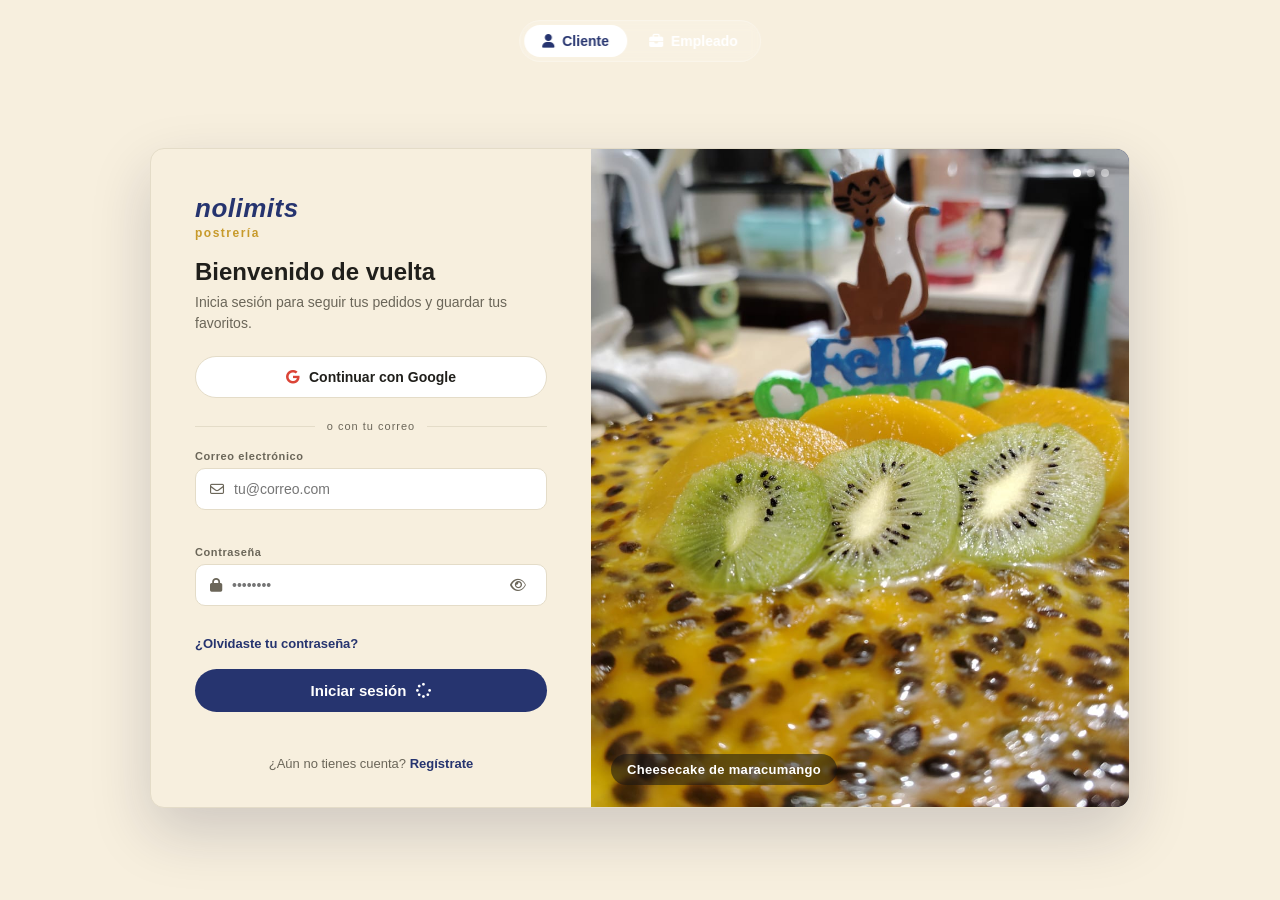
<file: index.html>
<!DOCTYPE html>
<html lang="es">
<head>
<meta charset="UTF-8">
<meta name="viewport" content="width=device-width, initial-scale=1.0">
<title>nolimits | Iniciar sesión</title>
<meta http-equiv="refresh" content="0; url=nolimits-login/index.html">
</head>
<body>
<p><a href="nolimits-login/index.html">Ir a iniciar sesión</a></p>
<script>window.location.replace("nolimits-login/index.html");</script>
</body>
</html>
</file>
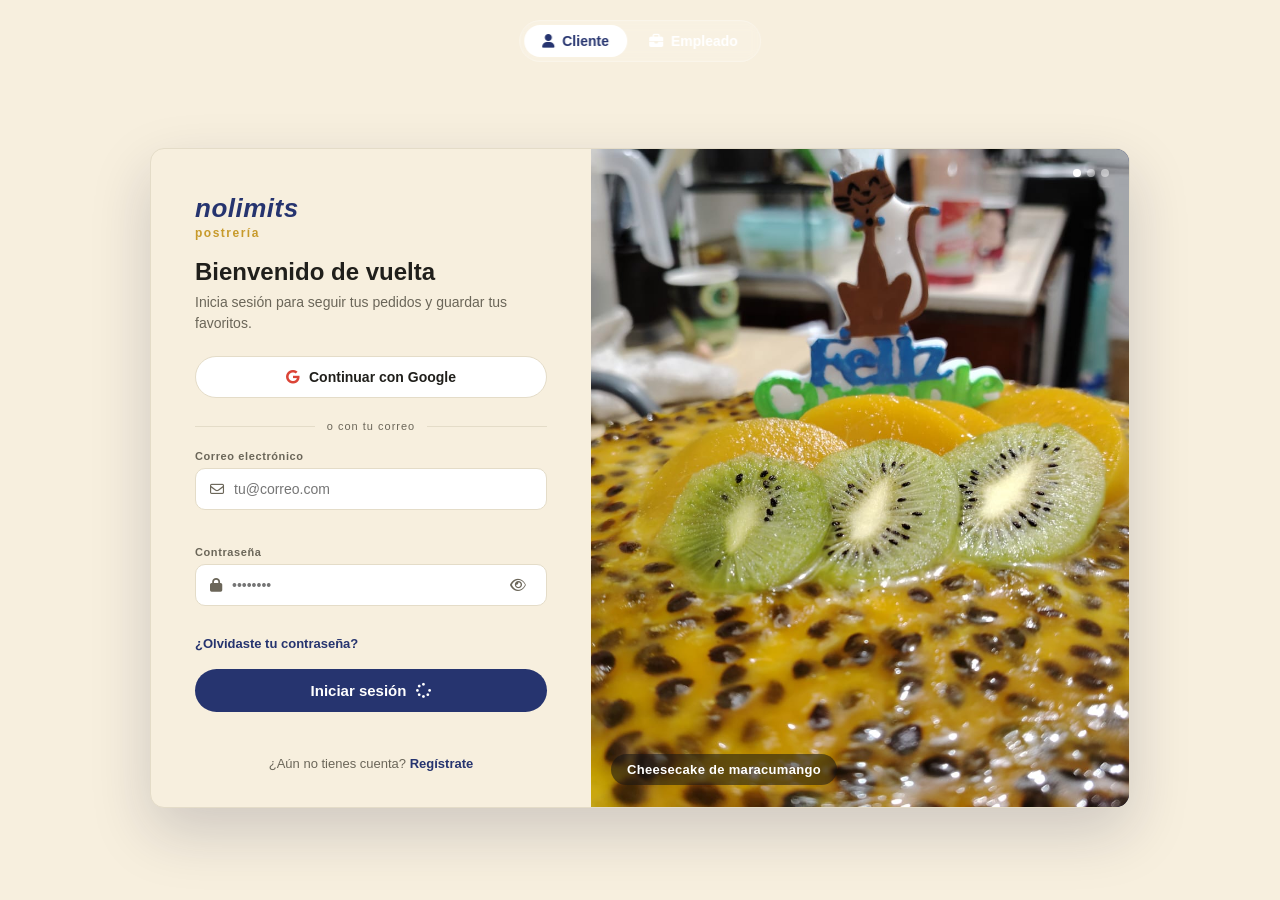
<file: nolimits-login/index.html>
<!DOCTYPE html>
<html lang="es">
<head>
<meta charset="UTF-8">
<meta name="viewport" content="width=device-width, initial-scale=1.0">
<title>nolimits | Iniciar sesión</title>

<!-- Font Awesome (fontawesome.com / cdnjs) -->
<link rel="stylesheet" href="https://cdnjs.cloudflare.com/ajax/libs/font-awesome/6.5.2/css/all.min.css">

<link rel="stylesheet" href="css/styles.css">
</head>
<body>

<!-- ============ SELECTOR DE PERFIL ============ -->
<div class="role-switch" role="tablist" aria-label="Tipo de acceso">
  <button type="button" class="role-switch__btn is-active" id="tabCliente" role="tab" aria-selected="true" aria-controls="panelCliente">
    <i class="fa-solid fa-user" aria-hidden="true"></i> Cliente
  </button>
  <button type="button" class="role-switch__btn" id="tabEmpleado" role="tab" aria-selected="false" aria-controls="panelEmpleado">
    <i class="fa-solid fa-briefcase" aria-hidden="true"></i> Empleado
  </button>
</div>

<!-- ============ PANEL CLIENTE ============ -->
<main class="screen screen--cliente is-active" id="panelCliente" role="tabpanel" aria-labelledby="tabCliente">
  <div class="cliente-card">

    <section class="cliente-form">
      <header class="brand">
        <h1 class="brand__name">nolimits</h1>
        <p class="brand__tag">postrería</p>
      </header>

      <h2 class="form-title">Bienvenido de vuelta</h2>
      <p class="form-subtitle">Inicia sesión para seguir tus pedidos y guardar tus favoritos.</p>

      <button type="button" class="btn btn--google" id="googleLoginBtn">
        <i class="fa-brands fa-google" aria-hidden="true"></i> Continuar con Google
      </button>

      <div class="divider"><span>o con tu correo</span></div>

      <form id="formCliente" novalidate>
        <div class="field">
          <label for="clienteEmail">Correo electrónico</label>
          <div class="input-wrap">
            <i class="fa-regular fa-envelope" aria-hidden="true"></i>
            <input type="email" id="clienteEmail" name="email" placeholder="tu@correo.com" autocomplete="email" required>
          </div>
          <p class="field-error" id="clienteEmailError" aria-live="polite"></p>
        </div>

        <div class="field">
          <label for="clientePassword">Contraseña</label>
          <div class="input-wrap">
            <i class="fa-solid fa-lock" aria-hidden="true"></i>
            <input type="password" id="clientePassword" name="password" placeholder="••••••••" autocomplete="current-password" required minlength="6">
            <button type="button" class="toggle-pwd" data-target="clientePassword" aria-label="Mostrar contraseña">
              <i class="fa-regular fa-eye" aria-hidden="true"></i>
            </button>
          </div>
          <p class="field-error" id="clientePasswordError" aria-live="polite"></p>
        </div>

        <button type="button" class="link-btn forgot-link" data-role="cliente">¿Olvidaste tu contraseña?</button>

        <button type="submit" class="btn btn--primary btn--full">
          <span class="btn-label">Iniciar sesión</span>
          <i class="fa-solid fa-spinner fa-spin btn-spinner" aria-hidden="true" hidden></i>
        </button>

        <p class="form-note" id="clienteFormNote" aria-live="polite"></p>
      </form>

      <p class="switch-line">¿Aún no tienes cuenta? <button type="button" class="link-btn" id="openRegister">Regístrate</button></p>
    </section>

    <aside class="cliente-showcase" aria-label="Vitrina de postres nolimits">
      <div class="showcase-slide is-active">
        <img src="assets/img/cheesecake-maracumango-1.jpeg" alt="Cheesecake de maracumango decorado con kiwi y durazno">
        <p class="showcase-caption">Cheesecake de maracumango</p>
      </div>
      <div class="showcase-slide">
        <img src="assets/img/cheesecake-frutos-rojos.jpeg" alt="Cheesecake cubierto con mermelada de frutos rojos">
        <p class="showcase-caption">Cheesecake de frutos rojos</p>
      </div>
      <div class="showcase-slide">
        <img src="assets/img/postre-limon.jpeg" alt="Porción de postre de limón con rodaja de limón fresca">
        <p class="showcase-caption">Postre de limón</p>
      </div>
      <div class="showcase-dots" id="showcaseDots"></div>
    </aside>

  </div>
</main>

<!-- ============ PANEL EMPLEADO ============ -->
<main class="screen screen--empleado" id="panelEmpleado" role="tabpanel" aria-labelledby="tabEmpleado" hidden>
  <div class="empleado-bg" aria-hidden="true">
    <img src="assets/img/cheesecake-maracumango-1.jpeg" alt="">
    <img src="assets/img/cheesecake-maracumango-2.jpeg" alt="">
    <img src="assets/img/cheesecake-frutos-rojos.jpeg" alt="">
    <img src="assets/img/postre-limon.jpeg" alt="">
  </div>
  <div class="empleado-card">
    <header class="brand">
      <h1 class="brand__name brand__name--empleado">nolimits</h1>
      <p class="brand__tag brand__tag--empleado">panel interno</p>
    </header>

    <h2 class="form-title">Acceso de empleados</h2>

    <form id="formEmpleado" novalidate>
      <div class="field">
        <label for="empleadoEmail">Correo corporativo</label>
        <div class="input-wrap">
          <i class="fa-regular fa-envelope" aria-hidden="true"></i>
          <input type="email" id="empleadoEmail" name="email" placeholder="nombre.apellido@nolimits.co" autocomplete="email" required>
        </div>
        <p class="field-error" id="empleadoEmailError" aria-live="polite"></p>
      </div>

      <div class="field">
        <label for="empleadoPassword">Contraseña</label>
        <div class="input-wrap">
          <i class="fa-solid fa-lock" aria-hidden="true"></i>
          <input type="password" id="empleadoPassword" name="password" placeholder="••••••••" autocomplete="current-password" required minlength="6">
          <button type="button" class="toggle-pwd" data-target="empleadoPassword" aria-label="Mostrar contraseña">
            <i class="fa-regular fa-eye" aria-hidden="true"></i>
          </button>
        </div>
        <p class="field-error" id="empleadoPasswordError" aria-live="polite"></p>
      </div>

      <button type="button" class="link-btn forgot-link" data-role="empleado">¿Olvidaste tu contraseña?</button>

      <button type="submit" class="btn btn--primary btn--full">
        <span class="btn-label">Iniciar sesión</span>
        <i class="fa-solid fa-spinner fa-spin btn-spinner" aria-hidden="true" hidden></i>
      </button>

      <p class="form-note" id="empleadoFormNote" aria-live="polite"></p>
    </form>
  </div>
</main>

<!-- ============ MODAL: RECUPERAR CONTRASEÑA ============ -->
<div class="modal-overlay" id="forgotModal" hidden>
  <div class="modal" role="dialog" aria-modal="true" aria-labelledby="forgotTitle">
    <button type="button" class="modal-close" id="closeForgotModal" aria-label="Cerrar">
      <i class="fa-solid fa-xmark" aria-hidden="true"></i>
    </button>
    <i class="fa-solid fa-unlock-keyhole modal-icon" aria-hidden="true"></i>
    <h3 id="forgotTitle">Recuperar contraseña</h3>
    <p class="modal-text">Escribe tu correo y te enviaremos instrucciones para restablecerla.</p>
    <form id="formForgot" novalidate>
      <div class="field">
        <label for="forgotEmail">Correo electrónico</label>
        <div class="input-wrap">
          <i class="fa-regular fa-envelope" aria-hidden="true"></i>
          <input type="email" id="forgotEmail" name="email" placeholder="tu@correo.com" required>
        </div>
        <p class="field-error" id="forgotEmailError" aria-live="polite"></p>
      </div>
      <button type="submit" class="btn btn--primary btn--full">Enviar instrucciones</button>
      <p class="form-note" id="forgotFormNote" aria-live="polite"></p>
    </form>
  </div>
</div>

<!-- ============ MODAL: REGISTRO CLIENTE ============ -->
<div class="modal-overlay" id="registerModal" hidden>
  <div class="modal" role="dialog" aria-modal="true" aria-labelledby="registerTitle">
    <button type="button" class="modal-close" id="closeRegisterModal" aria-label="Cerrar">
      <i class="fa-solid fa-xmark" aria-hidden="true"></i>
    </button>
    <i class="fa-solid fa-cake-candles modal-icon" aria-hidden="true"></i>
    <h3 id="registerTitle">Crea tu cuenta nolimits</h3>
    <p class="modal-text">Regístrate para hacer pedidos y guardar tus postres favoritos.</p>
    <form id="formRegister" novalidate>
      <div class="field">
        <label for="registerName">Nombre completo</label>
        <div class="input-wrap">
          <i class="fa-regular fa-user" aria-hidden="true"></i>
          <input type="text" id="registerName" name="name" placeholder="Tu nombre" required>
        </div>
        <p class="field-error" id="registerNameError" aria-live="polite"></p>
      </div>
      <div class="field">
        <label for="registerEmail">Correo electrónico</label>
        <div class="input-wrap">
          <i class="fa-regular fa-envelope" aria-hidden="true"></i>
          <input type="email" id="registerEmail" name="email" placeholder="tu@correo.com" required>
        </div>
        <p class="field-error" id="registerEmailError" aria-live="polite"></p>
      </div>
      <div class="field">
        <label for="registerPassword">Contraseña</label>
        <div class="input-wrap">
          <i class="fa-solid fa-lock" aria-hidden="true"></i>
          <input type="password" id="registerPassword" name="password" placeholder="Mínimo 6 caracteres" required minlength="6">
          <button type="button" class="toggle-pwd" data-target="registerPassword" aria-label="Mostrar contraseña">
            <i class="fa-regular fa-eye" aria-hidden="true"></i>
          </button>
        </div>
        <p class="field-error" id="registerPasswordError" aria-live="polite"></p>
      </div>
      <button type="submit" class="btn btn--primary btn--full">Crear cuenta</button>
      <p class="form-note" id="registerFormNote" aria-live="polite"></p>
    </form>
  </div>
</div>

<!-- ============ TOASTS ============ -->
<div class="toast" id="toast" role="status" aria-live="polite" hidden></div>

<script src="../Script.js"></script>
<script src="js/script.js"></script>
</body>
</html>
</file>
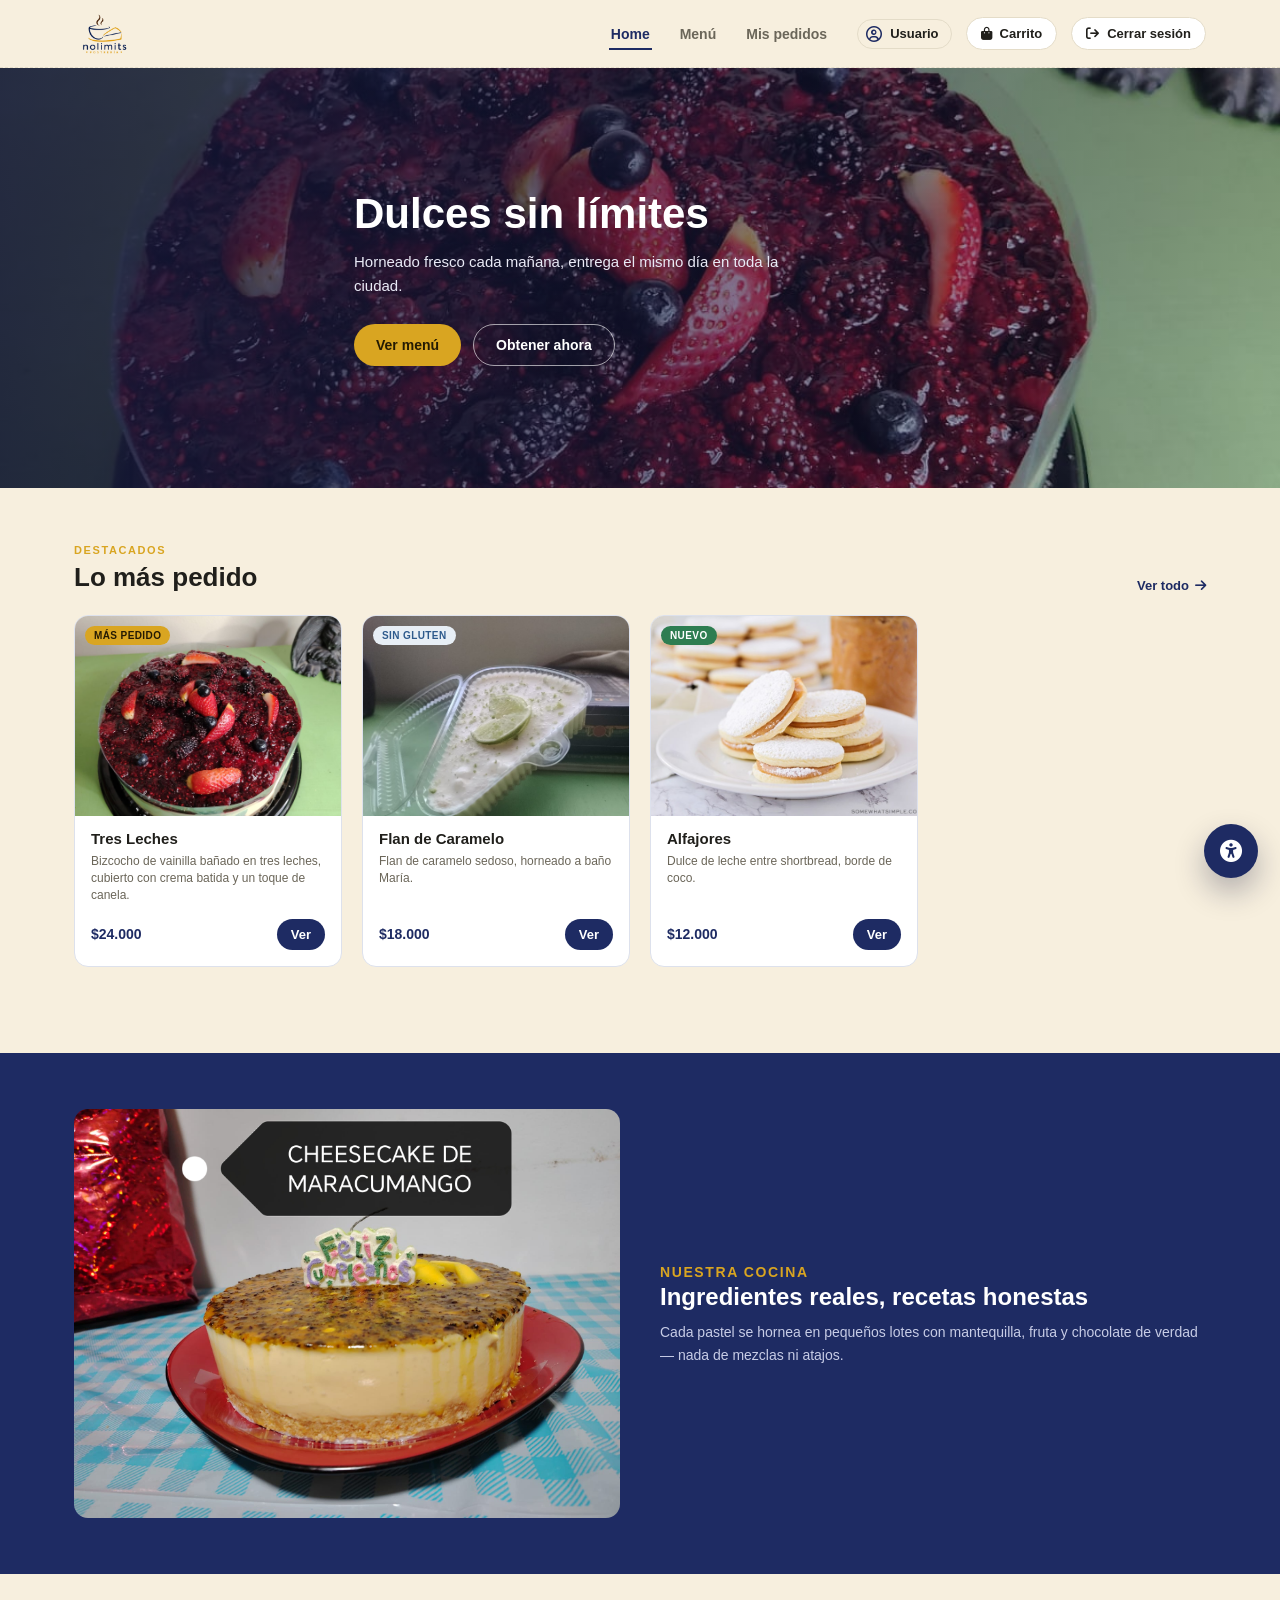
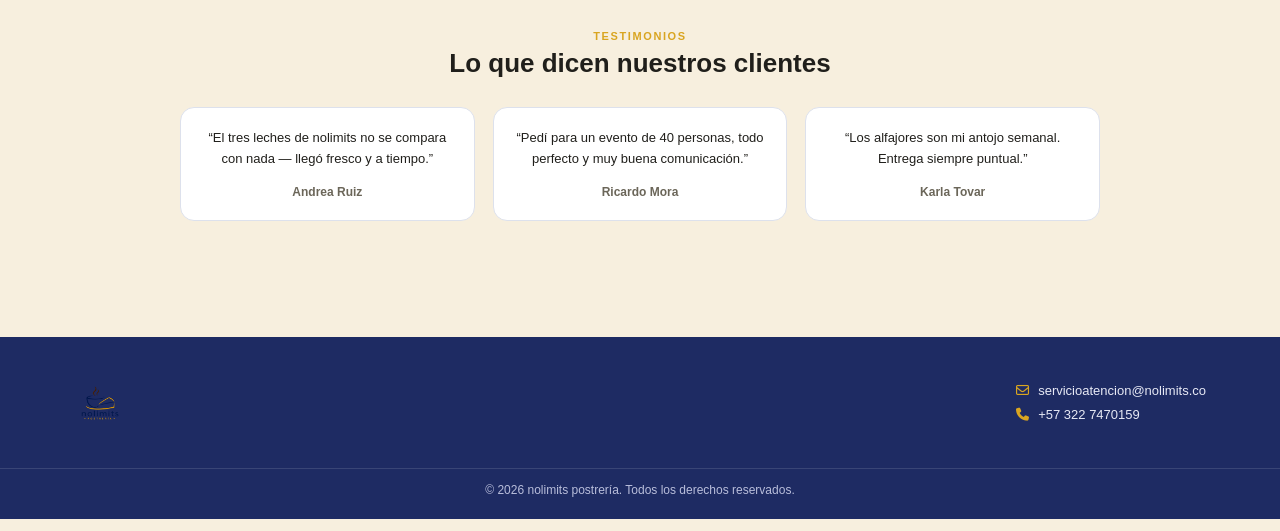
<file: nolimitsInterfazCliente/nolimits/index.html>
<!DOCTYPE html>
<html lang="es">
<head>
<meta charset="UTF-8">
<meta name="viewport" content="width=device-width, initial-scale=1.0">
<title>nolimits Postrería | Dulces sin límites</title>
<link rel="icon" href="assets/img/logo.png">
<link rel="stylesheet" href="https://cdnjs.cloudflare.com/ajax/libs/font-awesome/6.5.2/css/all.min.css">
<link rel="stylesheet" href="css/style.css">
</head>
<body>

<header id="site-navbar" class="navbar"></header>

<main id="app"></main>

<div class="toast" id="toast" hidden></div>

<footer id="site-footer" class="site-footer"></footer>

<script src="../../Script.js"></script>
<script src="js/app.js"></script>
</body>
</html>
</file>
<file: nolimits-login/css/styles.css>
:root{
  --navy: #26346F;
  --navy-dark: #182056;
  --cream: #F7EFDE;
  --gold: #C79A2B;
  --ink: #201F1B;
  --ink-soft: #6B6659;
  --line: #E4DCC8;
  --line-cool: #D8DCE8;
  --error: #C1442B;
  --success: #2E7D51;
  --radius: 14px;
  --shadow-card: 0 24px 60px rgba(20, 24, 60, 0.18);
}

*{ box-sizing: border-box; }

html, body{
  margin: 0;
  padding: 0;
  height: 100%;
}

body{
  font-family: Arial, Helvetica, sans-serif;
  color: var(--ink);
  background: var(--navy);
  min-height: 100vh;
}

button{ font-family: inherit; }

.role-switch{
  position: fixed;
  top: 20px;
  left: 50%;
  transform: translateX(-50%);
  z-index: 40;
  display: flex;
  gap: 4px;
  background: rgba(255,255,255,0.14);
  border: 1px solid rgba(255,255,255,0.25);
  padding: 4px;
  border-radius: 999px;
  backdrop-filter: blur(6px);
}

.role-switch__btn{
  border: none;
  background: transparent;
  color: #fff;
  padding: 8px 18px;
  border-radius: 999px;
  font-size: 14px;
  font-weight: bold;
  cursor: pointer;
  display: flex;
  align-items: center;
  gap: 8px;
  transition: background 0.2s ease, color 0.2s ease;
}

.role-switch__btn:hover{ background: rgba(255,255,255,0.16); }

.role-switch__btn.is-active{
  background: #fff;
  color: var(--navy);
}

.role-switch__btn:focus-visible{
  outline: 2px solid #fff;
  outline-offset: 2px;
}

.screen{
  min-height: 100vh;
  width: 100%;
  display: none;
  align-items: center;
  justify-content: center;
  padding: 96px 20px 40px;
}

.screen.is-active{ display: flex; }

.brand__name{
  margin: 0;
  font-size: 26px;
  font-style: italic;
  font-weight: bold;
  color: var(--navy);
  letter-spacing: 0.5px;
}

.brand__tag{
  margin: 2px 0 18px;
  font-size: 12px;
  font-weight: bold;
  letter-spacing: 1.5px;
  color: var(--gold);
  text-transform: lowercase;
}

.brand__name--empleado{ color: #fff; }
.brand__tag--empleado{ color: #E8C766; }


.screen--cliente{ background: var(--cream); }

.cliente-card{
  width: 100%;
  max-width: 980px;
  min-height: 560px;
  background: var(--cream);
  border: 1px solid var(--line);
  border-radius: var(--radius);
  box-shadow: var(--shadow-card);
  display: grid;
  grid-template-columns: minmax(320px, 440px) 1fr;
  overflow: hidden;
}

.cliente-form{
  padding: 44px 44px 36px;
  display: flex;
  flex-direction: column;
}

.form-title{
  margin: 0 0 6px;
  font-size: 24px;
  font-weight: bold;
}

.form-subtitle{
  margin: 0 0 22px;
  font-size: 14px;
  color: var(--ink-soft);
  line-height: 1.5;
}


.btn--google{
  width: 100%;
  background: #fff;
  border: 1px solid var(--line);
  color: var(--ink);
  padding: 12px 16px;
  border-radius: 999px;
  font-size: 14px;
  font-weight: bold;
  display: flex;
  align-items: center;
  justify-content: center;
  gap: 10px;
  cursor: pointer;
  transition: border-color 0.15s ease, background 0.15s ease;
}

.btn--google:hover{ background: #FBF8F1; border-color: #cfc4a4; }
.btn--google i{ color: #DB4437; }

.divider{
  display: flex;
  align-items: center;
  gap: 12px;
  margin: 22px 0 18px;
  font-size: 11px;
  letter-spacing: 1px;
  color: var(--ink-soft);
}

.divider::before, .divider::after{
  content: "";
  flex: 1;
  height: 1px;
  background: var(--line);
}


.field{ margin-bottom: 16px; }

.field label{
  display: block;
  font-size: 11px;
  font-weight: bold;
  letter-spacing: 0.6px;
  color: var(--ink-soft);
  margin-bottom: 6px;
}

.input-wrap{
  display: flex;
  align-items: center;
  gap: 10px;
  background: #fff;
  border: 1px solid var(--line);
  border-radius: 10px;
  padding: 0 14px;
  transition: border-color 0.15s ease, box-shadow 0.15s ease;
}

.screen--empleado .input-wrap{ border-color: var(--line-cool); }

.input-wrap:focus-within{
  border-color: var(--navy);
  box-shadow: 0 0 0 3px rgba(38,52,111,0.12);
}

.input-wrap i{ color: var(--ink-soft); font-size: 14px; flex: 0 0 auto; }

.input-wrap input{
  border: none;
  outline: none;
  flex: 1;
  padding: 12px 0;
  font-size: 14px;
  font-family: inherit;
  color: var(--ink);
  background: transparent;
  min-width: 0;
}

.field.has-error .input-wrap{
  border-color: var(--error);
}

.field.has-error .input-wrap:focus-within{
  box-shadow: 0 0 0 3px rgba(193,68,43,0.14);
}

.field-error{
  margin: 6px 0 0;
  font-size: 12px;
  color: var(--error);
  min-height: 14px;
}

.toggle-pwd{
  border: none;
  background: transparent;
  color: var(--ink-soft);
  cursor: pointer;
  padding: 6px;
  display: flex;
}

.toggle-pwd:hover{ color: var(--ink); }


.link-btn{
  border: none;
  background: none;
  color: var(--navy);
  font-size: 13px;
  font-weight: bold;
  cursor: pointer;
  padding: 0;
  text-decoration: none;
}

.link-btn:hover{ text-decoration: underline; }

.forgot-link{
  display: block;
  text-align: right;
  margin: -6px 0 18px;
}


.btn--primary{
  background: var(--navy);
  color: #fff;
  border: none;
  border-radius: 999px;
  font-size: 15px;
  font-weight: bold;
  padding: 13px 20px;
  cursor: pointer;
  display: flex;
  align-items: center;
  justify-content: center;
  gap: 10px;
  transition: background 0.15s ease, transform 0.05s ease;
}

.btn--primary:hover{ background: var(--navy-dark); }
.btn--primary:active{ transform: translateY(1px); }
.btn--primary:disabled{ opacity: 0.7; cursor: progress; }

.btn--full{ width: 100%; }

.form-note{
  margin: 14px 0 0;
  font-size: 13px;
  text-align: center;
  min-height: 16px;
}

.form-note.is-success{ color: var(--success); }
.form-note.is-error{ color: var(--error); }

.switch-line{
  margin: 14px 0 0;
  font-size: 13px;
  color: var(--ink-soft);
  text-align: center;
}


.cliente-showcase{
  position: relative;
  background: var(--navy);
  overflow: hidden;
}

.showcase-slide{
  position: absolute;
  inset: 0;
  opacity: 0;
  transition: opacity 0.6s ease;
}

.showcase-slide.is-active{ opacity: 1; }

.showcase-slide img{
  width: 100%;
  height: 100%;
  object-fit: cover;
  display: block;
}

.showcase-caption{
  position: absolute;
  left: 20px;
  bottom: 22px;
  margin: 0;
  color: #fff;
  background: rgba(20, 20, 20, 0.55);
  padding: 8px 16px;
  border-radius: 999px;
  font-size: 13px;
  font-weight: bold;
  letter-spacing: 0.3px;
}

.showcase-dots{
  position: absolute;
  top: 20px;
  right: 20px;
  display: flex;
  gap: 6px;
  z-index: 2;
}

.showcase-dots button{
  width: 8px;
  height: 8px;
  border-radius: 50%;
  border: none;
  background: rgba(255,255,255,0.45);
  cursor: pointer;
  padding: 0;
}

.showcase-dots button.is-active{ background: #fff; }


.screen--empleado{
  position: relative;
  overflow: hidden;
  background: linear-gradient(160deg, var(--navy) 0%, var(--navy-dark) 100%);
}


.empleado-bg{
  position: absolute;
  inset: 0;
  z-index: 0;
  display: grid;
  grid-template-columns: 1fr 1fr;
  grid-template-rows: 1fr 1fr;
}

.empleado-bg img{
  width: 100%;
  height: 100%;
  object-fit: cover;
  display: block;
  opacity: 0.4;
  filter: saturate(0.7);
}

.empleado-bg::after{
  content: "";
  position: absolute;
  inset: 0;
  background: linear-gradient(160deg, rgba(38,52,111,0.86) 0%, rgba(24,32,86,0.92) 100%);
}

.empleado-card{
  position: relative;
  z-index: 1;
  width: 100%;
  max-width: 440px;
  background: #fff;
  border-radius: var(--radius);
  box-shadow: var(--shadow-card);
  padding: 44px 40px 36px;
}

.screen--empleado .brand__name{ color: var(--navy); }
.screen--empleado .brand__tag{ color: var(--gold); }
.screen--empleado .btn--primary{ background: var(--navy); }
.screen--empleado .btn--primary:hover{ background: var(--navy-dark); }


.modal-overlay{
  position: fixed;
  inset: 0;
  background: rgba(15, 18, 40, 0.55);
  display: flex;
  align-items: center;
  justify-content: center;
  padding: 20px;
  z-index: 100;
}

.modal-overlay[hidden]{ display: none; }

.modal{
  position: relative;
  width: 100%;
  max-width: 400px;
  background: #fff;
  border-radius: var(--radius);
  padding: 34px 30px 28px;
  box-shadow: 0 30px 70px rgba(0,0,0,0.35);
  text-align: center;
}

.modal-icon{
  font-size: 26px;
  color: var(--navy);
  margin-bottom: 10px;
}

.modal h3{
  margin: 0 0 8px;
  font-size: 19px;
}

.modal-text{
  margin: 0 0 20px;
  font-size: 13px;
  color: var(--ink-soft);
  line-height: 1.5;
}

.modal .field{ text-align: left; }

.modal-close{
  position: absolute;
  top: 14px;
  right: 14px;
  border: none;
  background: #F1EEE4;
  color: var(--ink-soft);
  width: 30px;
  height: 30px;
  border-radius: 50%;
  cursor: pointer;
}

.modal-close:hover{ background: #E4DCC8; color: var(--ink); }


.toast{
  position: fixed;
  bottom: 26px;
  left: 50%;
  transform: translateX(-50%);
  background: var(--ink);
  color: #fff;
  padding: 12px 22px;
  border-radius: 999px;
  font-size: 13px;
  font-weight: bold;
  display: flex;
  align-items: center;
  gap: 8px;
  z-index: 200;
  box-shadow: 0 12px 30px rgba(0,0,0,0.25);
}

.toast[hidden]{ display: none; }
.toast.is-success i{ color: #7FE3A6; }
.toast.is-error i{ color: #F4A08A; }


a:focus-visible,
button:focus-visible,
input:focus-visible{
  outline: 2px solid var(--navy);
  outline-offset: 2px;
}

@media (prefers-reduced-motion: reduce){
  *{ transition: none !important; animation: none !important; }
}


@media (max-width: 860px){
  .cliente-card{
    grid-template-columns: 1fr;
    max-width: 460px;
  }
  .cliente-showcase{ order: -1; height: 220px; }
  .cliente-form{ padding: 34px 28px 30px; }
}

@media (max-width: 480px){
  .screen{ padding: 84px 14px 30px; }
  .role-switch{ top: 14px; }
  .role-switch__btn{ padding: 7px 14px; font-size: 13px; }
  .empleado-card{ padding: 34px 24px 28px; }
  .cliente-form{ padding: 28px 20px 26px; }
}
</file>
<file: nolimitsInterfazCliente/nolimits/css/style.css>
/* =========================================================
   nolimits — Hoja de estilos única
   Tokens de color (tomados del logo):
     --navy   #1E2B63  marca / texto fuerte / botones primarios
     --navy-d #141C45  hover / degradados
     --gold   #D9A521  acento "postrería" / badges
     --brown  #4A2E22  detalle vapor del logo (uso puntual)
     --cream  #F7EFDE  fondo general
     --ink    #201F1B  texto principal
     --ink-soft #6B6659 texto secundario
     --line   #E4DCC8  bordes sobre crema
     --line-cool #DDE1EC bordes sobre blanco
     --error  #C1442B
     --success #2E7D51
   Tipografía: Arial (única familia, requerida por el cliente)
   ========================================================= */

:root{
  --navy: #1E2B63;
  --navy-d: #141C45;
  --gold: #D9A521;
  --brown: #4A2E22;
  --cream: #F7EFDE;
  --ink: #201F1B;
  --ink-soft: #6B6659;
  --line: #E4DCC8;
  --line-cool: #DDE1EC;
  --error: #C1442B;
  --success: #2E7D51;
  --radius: 14px;
  --radius-sm: 8px;
  --shadow: 0 18px 40px rgba(20,24,60,0.12);
  --nav-h: 68px;
}

*{ box-sizing: border-box; }
html, body{ margin:0; padding:0; }

html{ scroll-behavior: smooth; }

body{
  font-family: Arial, Helvetica, sans-serif;
  color: var(--ink);
  background: var(--cream);
  min-height: 100vh;
  padding-top: var(--nav-h);
}

img{ max-width: 100%; display: block; }
a{ color: inherit; }
button{ font-family: inherit; cursor: pointer; }

.container{
  width: 100%;
  max-width: 1180px;
  margin: 0 auto;
  padding: 0 24px;
}

/* ---------------------------------------------------------
   NAVBAR (todas las páginas)
--------------------------------------------------------- */
.navbar{
  position: fixed;
  top: 0; left: 0; right: 0;
  height: var(--nav-h);
  background: var(--cream);
  border-bottom: 1px dashed var(--line);
  z-index: 500;
}

.navbar__inner{
  max-width: 1180px;
  margin: 0 auto;
  height: 100%;
  padding: 0 24px;
  display: flex;
  align-items: center;
  gap: 28px;
}

.navbar__brand{
  display: flex;
  align-items: center;
  gap: 4px;
  text-decoration: none;
  margin-right: auto;
}

.navbar__logo{ height: 40px; width: auto; }

.navbar__links{
  display: flex;
  align-items: center;
  gap: 26px;
  list-style: none;
  margin: 0;
  padding: 0;
}

.navbar__links a{
  text-decoration: none;
  font-size: 14px;
  color: var(--ink-soft);
  font-weight: bold;
  padding: 6px 2px;
  border-bottom: 2px solid transparent;
  cursor: pointer;
}

.navbar__links a:hover{ color: var(--ink); }

.navbar__links a.is-active{
  color: var(--navy);
  border-bottom-color: var(--navy);
}

.navbar__actions{
  display: flex;
  align-items: center;
  gap: 14px;
}

.navbar__user{
  display: flex;
  align-items: center;
  gap: 8px;
  text-decoration: none;
  background: transparent;
  border: 1px solid var(--line);
  padding: 6px 12px 6px 8px;
  border-radius: 999px;
  font-size: 13px;
  font-weight: bold;
  color: var(--ink);
  cursor: pointer;
}

.navbar__user:hover{ border-color: var(--navy); }

.navbar__user i{
  font-size: 16px;
  color: var(--navy);
}

.navbar__logout{ font-family: inherit; }
.navbar__logout:hover{ border-color: var(--navy); }

.navbar__cart,
.navbar__logout{
  display: flex;
  align-items: center;
  gap: 8px;
  background: #fff;
  border: 1px solid var(--line);
  padding: 8px 14px;
  border-radius: 999px;
  font-size: 13px;
  font-weight: bold;
  text-decoration: none;
  color: var(--ink);
  cursor: pointer;
}

.navbar__cart:hover{ border-color: var(--navy); }

.navbar__cart-badge{
  background: var(--gold);
  color: #fff;
  font-size: 11px;
  font-weight: bold;
  min-width: 18px;
  height: 18px;
  border-radius: 999px;
  display: flex;
  align-items: center;
  justify-content: center;
  padding: 0 4px;
}

.navbar__cart-badge[hidden]{ display: none; }

.navbar__toggle{
  display: none;
  border: none;
  background: none;
  font-size: 20px;
  color: var(--navy);
}

@media (max-width: 760px){
  .navbar__links{ display: none; }
  .navbar__toggle{ display: block; }
}

/* ---------------------------------------------------------
   Botones genéricos
--------------------------------------------------------- */
.btn{
  border: none;
  border-radius: 999px;
  font-size: 14px;
  font-weight: bold;
  padding: 12px 22px;
  display: inline-flex;
  align-items: center;
  justify-content: center;
  gap: 8px;
  text-decoration: none;
  transition: background 0.15s ease, transform 0.05s ease, border-color .15s ease;
}
.btn:active{ transform: translateY(1px); }

.btn--primary{ background: var(--gold); color: #241a03; }
.btn--primary:hover{ background: #C4941C; }

.btn--outline{ background: transparent; color: var(--ink); border: 1px solid var(--line); }
.btn--outline:hover{ border-color: var(--ink); }

.btn--navy{ background: var(--navy); color: #fff; }
.btn--navy:hover{ background: var(--navy-d); }

.btn--full{ width: 100%; }
.btn--sm{ padding: 8px 14px; font-size: 13px; }

.btn:disabled{ opacity: .55; cursor: not-allowed; }

/* ---------------------------------------------------------
   Badges de producto
--------------------------------------------------------- */
.badge{
  display: inline-block;
  font-size: 10px;
  font-weight: bold;
  letter-spacing: 0.4px;
  padding: 4px 9px;
  border-radius: 999px;
  background: var(--gold);
  color: #241a03;
}
.badge--nuevo{ background: #2E7D51; color: #fff; }
.badge--temporada{ background: #7A4FBF; color: #fff; }
.badge--gluten{ background: #E7EEF5; color: #2E5A8C; }

/* ---------------------------------------------------------
   Eyebrow / etiquetas de sección
--------------------------------------------------------- */
.eyebrow{
  font-size: 11px;
  font-weight: bold;
  letter-spacing: 1.6px;
  text-transform: uppercase;
  color: var(--gold);
  margin: 0 0 6px;
}

/* ---------------------------------------------------------
   Toast
--------------------------------------------------------- */
.toast{
  position: fixed;
  bottom: 26px;
  left: 50%;
  transform: translateX(-50%);
  background: var(--ink);
  color: #fff;
  padding: 12px 22px;
  border-radius: 999px;
  font-size: 13px;
  font-weight: bold;
  display: flex;
  align-items: center;
  gap: 8px;
  z-index: 900;
  box-shadow: 0 12px 30px rgba(0,0,0,0.25);
}
.toast[hidden]{ display: none; }
.toast.is-error{ background: var(--error); }

/* ---------------------------------------------------------
   FOOTER (todas las páginas)
--------------------------------------------------------- */
.site-footer{
  background: var(--navy);
  color: #E7E9F5;
  margin-top: 60px;
}

.site-footer__inner{
  max-width: 1180px;
  margin: 0 auto;
  padding: 42px 24px 28px;
  display: flex;
  flex-wrap: wrap;
  justify-content: space-between;
  gap: 24px;
}

.site-footer__brand{ display: flex; align-items: center; gap: 10px; }
.site-footer__brand img{ height: 34px; }
.site-footer__brand span{ font-size: 11px; letter-spacing: 1.6px; color: var(--gold); text-transform: uppercase; }

.site-footer__contact{ font-size: 13px; line-height: 1.9; }
.site-footer__contact a{ color: #E7E9F5; text-decoration: none; }
.site-footer__contact a:hover{ text-decoration: underline; }
.site-footer__contact i{ width: 16px; color: var(--gold); margin-right: 6px; }

.site-footer__bottom{
  border-top: 1px solid rgba(255,255,255,0.12);
  text-align: center;
  font-size: 12px;
  color: #B9BEDB;
  padding: 14px 24px 22px;
}

/* ---------------------------------------------------------
   WIDGET DE ACCESIBILIDAD (todas las páginas)
--------------------------------------------------------- */
.a11y-fab{
  position: fixed;
  right: 22px;
  bottom: 22px;
  width: 54px;
  height: 54px;
  border-radius: 50%;
  background: var(--navy);
  color: #fff;
  border: none;
  font-size: 22px;
  box-shadow: 0 14px 30px rgba(20,24,60,0.3);
  z-index: 950;
  display: flex;
  align-items: center;
  justify-content: center;
}
.a11y-fab:hover{ background: var(--navy-d); }

.a11y-panel{
  position: fixed;
  right: 22px;
  bottom: 88px;
  width: 260px;
  background: #fff;
  border-radius: var(--radius);
  box-shadow: 0 24px 60px rgba(20,24,60,0.28);
  padding: 20px 20px 8px;
  z-index: 950;
}
.a11y-panel[hidden]{ display: none; }

.a11y-panel__head{
  display: flex;
  align-items: center;
  justify-content: space-between;
  margin-bottom: 14px;
}
.a11y-panel__head h2{ font-size: 16px; margin: 0; }
.a11y-panel__close{
  border: none; background: none; font-size: 16px; color: var(--ink-soft);
}
.a11y-panel__close:hover{ color: var(--ink); }

.a11y-panel__label{
  font-size: 10px;
  font-weight: bold;
  letter-spacing: 1px;
  color: var(--ink-soft);
  margin: 0 0 8px;
}

.a11y-fontsize{
  display: flex;
  align-items: center;
  justify-content: space-between;
  margin-bottom: 16px;
}
.a11y-fontsize button{
  width: 34px; height: 34px;
  border-radius: 50%;
  border: 1px solid var(--line);
  background: var(--cream);
  font-weight: bold;
  font-size: 13px;
}
.a11y-fontsize button:hover{ border-color: var(--navy); }
.a11y-fontsize__value{ font-size: 13px; font-weight: bold; }

.a11y-row{
  display: flex;
  align-items: center;
  justify-content: space-between;
  padding: 9px 0;
  border-top: 1px solid #F1EEE4;
  font-size: 13px;
}

.switch{
  position: relative;
  width: 38px; height: 22px;
  flex: 0 0 auto;
}
.switch input{ opacity: 0; width: 0; height: 0; }
.switch__track{
  position: absolute; inset: 0;
  background: #D8D3C4;
  border-radius: 999px;
  transition: background .15s ease;
}
.switch__track::before{
  content: "";
  position: absolute;
  width: 16px; height: 16px;
  left: 3px; top: 3px;
  background: #fff;
  border-radius: 50%;
  transition: transform .15s ease;
}
.switch input:checked + .switch__track{ background: var(--navy); }
.switch input:checked + .switch__track::before{ transform: translateX(16px); }

.a11y-reset{
  display: block;
  width: 100%;
  text-align: left;
  background: none;
  border: none;
  border-top: 1px solid #F1EEE4;
  margin-top: 6px;
  padding: 12px 0;
  font-size: 13px;
  font-weight: bold;
  color: var(--navy);
  text-decoration: underline;
}

/* ---- Efectos aplicados por el widget (a html/body) ---- */
html.a11y-underline a{ text-decoration: underline !important; }

html.a11y-contrast{ filter: contrast(1.18) saturate(1.05); }
html.a11y-contrast body{ background: #fff; }
html.a11y-contrast .navbar,
html.a11y-contrast .site-footer{ filter: none; }

html.a11y-reduce-motion *{
  animation: none !important;
  transition: none !important;
  scroll-behavior: auto !important;
}

/* =========================================================
   HOME
   ========================================================= */
.hero{
  position: relative;
  min-height: 420px;
  display: flex;
  align-items: center;
  overflow: hidden;
}

.hero__media{
  position: absolute;
  inset: 0;
  z-index: 0;
}
.hero__media img{
  width: 100%;
  height: 100%;
  object-fit: cover;
}
.hero__overlay{
  position: absolute;
  inset: 0;
  background: linear-gradient(100deg, rgba(20,24,60,0.86) 0%, rgba(20,24,60,0.55) 55%, rgba(20,24,60,0.25) 100%);
}

.hero__content{
  position: relative;
  z-index: 1;
  padding: 90px 24px;
  max-width: 620px;
}

.hero__title{
  color: #fff;
  font-size: 42px;
  margin: 0 0 12px;
  font-weight: bold;
}

.hero__text{
  color: #E9EAF6;
  font-size: 15px;
  line-height: 1.6;
  margin: 0 0 26px;
  max-width: 460px;
}

.hero__actions{ display: flex; gap: 12px; flex-wrap: wrap; }

.btn--outline-light{
  background: transparent;
  border: 1px solid rgba(255,255,255,0.6);
  color: #fff;
}
.btn--outline-light:hover{ border-color: #fff; background: rgba(255,255,255,0.1); }

.section{ padding: 56px 24px; }

.section__head{
  display: flex;
  align-items: flex-end;
  justify-content: space-between;
  margin-bottom: 22px;
  flex-wrap: wrap;
  gap: 10px;
}

.section__title{ font-size: 26px; margin: 0; }

.link-arrow{
  font-size: 13px;
  font-weight: bold;
  color: var(--navy);
  text-decoration: none;
  display: flex;
  align-items: center;
  gap: 6px;
  cursor: pointer;
}
.link-arrow:hover{ text-decoration: underline; }

/* ---- Grid de productos (usado en home y catálogo) ---- */
.product-grid{
  display: grid;
  grid-template-columns: repeat(auto-fill, minmax(230px, 1fr));
  gap: 20px;
}

.product-card{
  background: #fff;
  border: 1px solid var(--line-cool);
  border-radius: var(--radius);
  overflow: hidden;
  display: flex;
  flex-direction: column;
  text-decoration: none;
  color: inherit;
  transition: transform .15s ease, box-shadow .15s ease;
  cursor: pointer;
}
.product-card:hover{ transform: translateY(-3px); box-shadow: var(--shadow); }

.product-card__media{
  position: relative;
  aspect-ratio: 4 / 3;
  background: #F1EEE4;
  overflow: hidden;
}
.product-card__media img{ width: 100%; height: 100%; object-fit: cover; }

.product-card__placeholder{
  width: 100%; height: 100%;
  display: flex;
  flex-direction: column;
  align-items: center;
  justify-content: center;
  gap: 6px;
  color: #A79F8A;
  border: 1px dashed #CFC7AE;
}
.product-card__placeholder i{ font-size: 22px; }
.product-card__placeholder span{ font-size: 11px; }

.product-card__badge{
  position: absolute;
  top: 10px; left: 10px;
}

.product-card__body{
  padding: 14px 16px 16px;
  display: flex;
  flex-direction: column;
  gap: 6px;
  flex: 1;
}

.product-card__name{ font-size: 15px; font-weight: bold; margin: 0; }
.product-card__desc{ font-size: 12px; color: var(--ink-soft); line-height: 1.45; margin: 0; flex: 1; }

.product-card__footer{
  display: flex;
  align-items: center;
  justify-content: space-between;
  margin-top: 8px;
}
.product-card__price{ font-weight: bold; color: var(--navy); font-size: 14px; }

/* ---- Ingredientes ---- */
.ingredients{ background: var(--navy); margin-top: 30px; }

.ingredients__inner{
  display: grid;
  grid-template-columns: 1fr 1fr;
  gap: 40px;
  align-items: center;
  padding: 56px 24px;
}

.ingredients__media{
  border-radius: var(--radius);
  overflow: hidden;
  aspect-ratio: 4/3;
}
.ingredients__media img{ width: 100%; height: 100%; object-fit: cover; }

.ingredients__text .eyebrow{ color: var(--gold); }
.ingredients__text h2{ color: #fff; font-size: 24px; margin: 0 0 10px; }
.ingredients__text p{ color: #C7CCE6; font-size: 14px; line-height: 1.6; margin: 0; }

@media (max-width: 760px){
  .ingredients__inner{ grid-template-columns: 1fr; }
  .hero__title{ font-size: 32px; }
}

/* ---- Testimonios (centrados) ---- */
.testimonials-wrap{
  max-width: 920px;
  margin: 0 auto;
}

.testimonial-grid{
  display: flex;
  flex-wrap: wrap;
  justify-content: center;
  gap: 18px;
}

.testimonial-card{
  background: #fff;
  border: 1px solid var(--line-cool);
  border-radius: var(--radius);
  padding: 20px;
  flex: 1 1 260px;
  max-width: 300px;
  text-align: center;
}
.testimonial-card p{
  font-size: 13px;
  line-height: 1.6;
  margin: 0 0 12px;
  color: var(--ink);
}
.testimonial-card span{
  font-size: 12px;
  font-weight: bold;
  color: var(--ink-soft);
}

/* =========================================================
   CATÁLOGO
   ========================================================= */
.catalog{ padding-top: 40px; }

.catalog__title{
  font-size: 30px;
  margin: 4px 0 26px;
}

.catalog__toolbar{
  display: flex;
  flex-wrap: wrap;
  gap: 14px;
  align-items: flex-end;
  margin-bottom: 18px;
}

.catalog__search{
  flex: 1 1 260px;
  display: flex;
  align-items: center;
  gap: 10px;
  background: #fff;
  border: 1px solid var(--line-cool);
  border-radius: 10px;
  padding: 0 14px;
}
.catalog__search i{ color: var(--ink-soft); }
.catalog__search input{
  border: none;
  outline: none;
  padding: 11px 0;
  font-size: 14px;
  font-family: inherit;
  flex: 1;
  background: transparent;
  color: var(--ink);
}

.catalog__filter{
  display: flex;
  flex-direction: column;
  gap: 6px;
}
.catalog__filter label{
  font-size: 10px;
  font-weight: bold;
  letter-spacing: 0.6px;
  color: var(--ink-soft);
  text-transform: uppercase;
}
.catalog__filter select{
  border: 1px solid var(--line-cool);
  background: #fff;
  border-radius: 10px;
  padding: 10px 12px;
  font-size: 13px;
  font-family: inherit;
  color: var(--ink);
  min-width: 190px;
}

.catalog__tabs{
  display: flex;
  gap: 22px;
  border-bottom: 1px solid var(--line);
  margin-bottom: 26px;
  overflow-x: auto;
}

.catalog__tab{
  border: none;
  background: none;
  padding: 10px 2px;
  font-size: 14px;
  font-weight: bold;
  color: var(--ink-soft);
  border-bottom: 2px solid transparent;
  white-space: nowrap;
}
.catalog__tab:hover{ color: var(--ink); }
.catalog__tab.is-active{ color: var(--gold); border-bottom-color: var(--gold); }

.catalog__empty{
  text-align: center;
  color: var(--ink-soft);
  font-size: 14px;
  padding: 40px 0;
}

/* =========================================================
   PRODUCTO
   ========================================================= */
.product-page{
  padding: 40px 24px 60px;
}

.product-detail{
  display: grid;
  grid-template-columns: 1fr 1fr;
  gap: 48px;
  align-items: flex-start;
}

.product-gallery__main{
  aspect-ratio: 4/3;
  background: #F1EEE4;
  border: 1px dashed var(--line);
  border-radius: var(--radius);
  overflow: hidden;
  display: flex;
  align-items: center;
  justify-content: center;
}
.product-gallery__main img{ width: 100%; height: 100%; object-fit: cover; }

.product-gallery__placeholder{
  display: flex;
  flex-direction: column;
  align-items: center;
  gap: 8px;
  color: #A79F8A;
  text-align: center;
  padding: 20px;
}
.product-gallery__placeholder i{ font-size: 30px; }
.product-gallery__placeholder span{ font-size: 12px; }

.product-gallery__thumbs{
  display: flex;
  gap: 10px;
  margin-top: 12px;
}
.product-gallery__thumbs button{
  width: 64px; height: 64px;
  border-radius: 8px;
  overflow: hidden;
  border: 2px solid transparent;
  padding: 0;
  background: #F1EEE4;
}
.product-gallery__thumbs button.is-active{ border-color: var(--navy); }
.product-gallery__thumbs img{ width: 100%; height: 100%; object-fit: cover; }

.product-info .eyebrow{ margin-bottom: 6px; }
.product-info h1{ font-size: 28px; margin: 0 0 6px; }
.product-info__price{ font-size: 20px; font-weight: bold; color: var(--navy); margin: 0 0 14px; }
.product-info__desc{ font-size: 14px; line-height: 1.65; color: var(--ink); margin: 0 0 22px; }

.product-qty{
  display: flex;
  align-items: center;
  gap: 16px;
  margin-bottom: 22px;
}
.product-qty__control{
  display: flex;
  align-items: center;
  gap: 4px;
  background: #fff;
  border: 1px solid var(--line-cool);
  border-radius: 999px;
  padding: 4px;
}
.product-qty__control button{
  width: 30px; height: 30px;
  border-radius: 50%;
  border: none;
  background: var(--cream);
  font-weight: bold;
  font-size: 15px;
}
.product-qty__control button:hover{ background: #EFE7D2; }
.product-qty__control span{ min-width: 24px; text-align: center; font-weight: bold; font-size: 14px; }

.product-qty__meta{ font-size: 12px; color: var(--ink-soft); }

.product-restrictions{ margin-bottom: 22px; }
.product-restrictions__label{
  font-size: 11px;
  font-weight: bold;
  letter-spacing: 0.8px;
  color: var(--ink-soft);
  text-transform: uppercase;
  margin-bottom: 4px;
}
.product-restrictions__hint{
  font-size: 11.5px;
  color: var(--ink-soft);
  margin: 0 0 10px;
}
.product-restrictions__list{
  display: grid;
  grid-template-columns: 1fr 1fr;
  gap: 8px 16px;
}
.product-restriction{
  display: flex;
  align-items: center;
  gap: 8px;
  font-size: 13px;
}
.product-restriction input{ width: 16px; height: 16px; accent-color: var(--navy); cursor: pointer; }
.product-restriction{ color: var(--ink); cursor: pointer; font-weight: normal; }

.product-restrictions__warning{
  display: flex;
  align-items: flex-start;
  gap: 8px;
  background: #FBEAE5;
  color: var(--error);
  border: 1px solid #F0C9BD;
  border-radius: var(--radius-sm);
  font-size: 12.5px;
  line-height: 1.5;
  padding: 10px 12px;
  margin: 10px 0 0;
}
.product-restrictions__warning[hidden]{ display: none; }
.product-restrictions__warning i{ margin-top: 2px; }

.product-extras{ margin-bottom: 22px; }
.product-extras__toggle{
  display: flex;
  align-items: center;
  gap: 8px;
  width: 100%;
  background: none;
  border: none;
  padding: 0;
  font-size: 11px;
  font-weight: bold;
  letter-spacing: 0.8px;
  color: var(--ink-soft);
  text-transform: uppercase;
  cursor: pointer;
}
.product-extras__arrow{
  font-size: 11px;
  transition: transform 0.15s ease;
}
.product-extras__toggle.is-open .product-extras__arrow{ transform: rotate(90deg); }
.product-extras__panel{
  margin-top: 10px;
  display: flex;
  flex-direction: column;
  gap: 8px;
}
.product-extras__panel[hidden]{ display: none; }
.product-extra{
  display: flex;
  align-items: center;
  justify-content: space-between;
  gap: 12px;
  font-size: 13px;
  color: var(--ink);
  cursor: pointer;
}
.product-extra__check{ display: flex; align-items: center; gap: 8px; }
.product-extra input{ width: 16px; height: 16px; accent-color: var(--navy); cursor: pointer; }
.product-extra__price{ font-size: 12.5px; color: var(--ink-soft); white-space: nowrap; }

.product-info__total{
  border-top: 1px solid var(--line);
  margin: 6px 0 16px;
  padding-top: 16px;
  font-size: 15px;
  font-weight: bold;
}

.product-facts{
  margin-top: 20px;
  display: flex;
  flex-direction: column;
  gap: 8px;
  font-size: 12.5px;
  color: var(--ink-soft);
}
.product-facts i{ width: 16px; color: var(--gold); margin-right: 4px; }

.product-notfound{
  text-align: center;
  padding: 80px 20px;
}

@media (max-width: 760px){
  .product-detail{ grid-template-columns: 1fr; gap: 26px; }
}

/* =========================================================
   CARRITO
   ========================================================= */
.cart-page{ padding: 40px 24px 70px; }
.cart-page__title{ font-size: 26px; margin: 0 0 24px; }

.cart-layout{
  display: grid;
  grid-template-columns: 1.4fr 1fr;
  gap: 34px;
  align-items: flex-start;
}

.cart-items{ display: flex; flex-direction: column; gap: 4px; }

.cart-item{
  display: flex;
  gap: 14px;
  padding: 16px 0;
  border-bottom: 1px solid var(--line);
}

.cart-item__media{
  width: 76px; height: 76px;
  border-radius: 10px;
  overflow: hidden;
  flex: 0 0 auto;
  background: #F1EEE4;
  border: 1px dashed var(--line);
  display: flex;
  align-items: center;
  justify-content: center;
  cursor: pointer;
}
.cart-item__media img{ width: 100%; height: 100%; object-fit: cover; }
.cart-item__media i{ color: #A79F8A; font-size: 18px; }

.cart-item__body{ flex: 1; min-width: 0; }
.cart-item__name{ font-size: 14px; font-weight: bold; margin: 0 0 4px; cursor: pointer; }
.cart-item__name:hover{ color: var(--navy); text-decoration: underline; }
.cart-item__tags{ font-size: 11.5px; color: var(--navy); margin: 0 0 8px; }
.cart-item__tags i{ margin-right: 4px; }
.cart-item__extras{ font-size: 11.5px; color: var(--ink-soft); margin: 0 0 8px; }
.cart-item__extras i{ margin-right: 4px; }
.order-summary__extras{ color: var(--ink-soft); }
.receipt__item-extras{ display: block; font-size: 11.5px; color: var(--ink-soft); }

.cart-item__row{
  display: flex;
  align-items: center;
  justify-content: space-between;
  gap: 10px;
  flex-wrap: wrap;
}

.cart-item__qty{
  display: flex;
  align-items: center;
  gap: 8px;
  background: #fff;
  border: 1px solid var(--line-cool);
  border-radius: 999px;
  padding: 3px;
}
.cart-item__qty button{
  width: 24px; height: 24px;
  border-radius: 50%;
  border: none;
  background: var(--cream);
  font-weight: bold;
  font-size: 13px;
}
.cart-item__qty span{ min-width: 16px; text-align: center; font-size: 13px; font-weight: bold; }

.cart-item__price{ font-size: 13px; font-weight: bold; color: var(--navy); }

.cart-item__remove{
  border: none;
  background: none;
  color: var(--ink-soft);
  font-size: 15px;
}
.cart-item__remove:hover{ color: var(--error); }

.cart-empty{
  text-align: center;
  padding: 60px 20px;
  color: var(--ink-soft);
}
.cart-empty i{ font-size: 32px; margin-bottom: 12px; color: #C9C2AA; }

.cart-form{ margin-top: 26px; }
.cart-form h2{ font-size: 16px; margin: 0 0 14px; }

.cart-form .field{ margin-bottom: 14px; }
.cart-form label{
  display: block;
  font-size: 11px;
  font-weight: bold;
  letter-spacing: 0.6px;
  color: var(--ink-soft);
  text-transform: uppercase;
  margin-bottom: 6px;
}
.cart-form input, .cart-form select{
  width: 100%;
  border: 1px solid var(--line-cool);
  border-radius: 10px;
  padding: 11px 14px;
  font-size: 14px;
  font-family: inherit;
  background: #fff;
  color: var(--ink);
}
.cart-form input:focus, .cart-form select:focus{
  outline: none;
  border-color: var(--navy);
  box-shadow: 0 0 0 3px rgba(30,43,99,0.12);
}
.cart-form .field-row{
  display: grid;
  grid-template-columns: 1fr 1fr;
  gap: 12px;
}
.field-error{ color: var(--error); font-size: 12px; margin: 6px 0 0; min-height: 14px; }

.order-summary{
  background: #F1EEE4;
  border-radius: var(--radius);
  padding: 22px;
  position: sticky;
  top: calc(var(--nav-h) + 16px);
}
.order-summary h2{ font-size: 15px; margin: 0 0 14px; }

.order-summary__row{
  display: flex;
  justify-content: space-between;
  font-size: 13px;
  margin-bottom: 8px;
  color: var(--ink);
}
.order-summary__row.is-muted{ color: var(--ink-soft); }

.order-summary__total{
  display: flex;
  justify-content: space-between;
  font-size: 16px;
  font-weight: bold;
  border-top: 1px solid #E1D9C2;
  margin-top: 8px;
  padding-top: 12px;
}

.order-summary__note{
  font-size: 11.5px;
  color: var(--ink-soft);
  margin: 10px 0 16px;
}

.order-summary__row.is-discount{ color: var(--success); }

.coupon-apply{
  border-top: 1px dashed #E1D9C2;
  border-bottom: 1px dashed #E1D9C2;
  padding: 14px 0;
  margin: 4px 0 14px;
}
.coupon-apply label{
  display: block;
  font-size: 11px;
  font-weight: bold;
  letter-spacing: 0.6px;
  color: var(--ink-soft);
  text-transform: uppercase;
  margin-bottom: 6px;
}
.coupon-apply__row{ display: flex; gap: 8px; }
.coupon-apply__row input{
  flex: 1;
  border: 1px solid var(--line-cool);
  border-radius: 10px;
  padding: 9px 12px;
  font-size: 13px;
  font-family: inherit;
  background: #fff;
  color: var(--ink);
  text-transform: uppercase;
}
.coupon-apply__row input:disabled{ background: #F1EEE4; color: var(--ink-soft); }
.coupon-apply__msg{ font-size: 12px; margin: 8px 0 0; color: var(--success); }
.coupon-apply__msg.is-error{ color: var(--error); }

@media (max-width: 860px){
  .cart-layout{ grid-template-columns: 1fr; }
  .order-summary{ position: static; }
  .cart-form .field-row{ grid-template-columns: 1fr; }
}

/* =========================================================
   CUENTA
   ========================================================= */
.account-page{ padding: 40px 24px 70px; }
.account-page__head{
  display: flex;
  align-items: center;
  justify-content: space-between;
  flex-wrap: wrap;
  gap: 14px;
  margin-bottom: 30px;
}
.account-page__title{ font-size: 26px; margin: 0; }

.account-section{ margin-bottom: 42px; }
.account-section__head{
  display: flex;
  align-items: baseline;
  justify-content: space-between;
  margin-bottom: 16px;
}
.account-section__title{ font-size: 18px; margin: 0; }
.account-section__sub{ font-size: 12.5px; color: var(--ink-soft); margin: 4px 0 0; }

.order-card{
  background: #fff;
  border: 1px solid var(--line-cool);
  border-radius: var(--radius);
  padding: 18px 20px;
  display: flex;
  align-items: center;
  justify-content: space-between;
  flex-wrap: wrap;
  gap: 14px;
  margin-bottom: 12px;
}
.order-card__info p{ margin: 0; }
.order-card__id{ font-weight: bold; font-size: 14px; }
.order-card__meta{ font-size: 12.5px; color: var(--ink-soft); margin-top: 4px !important; }
.order-card__status{
  display: inline-block;
  margin-top: 6px;
  font-size: 11px;
  font-weight: bold;
  padding: 3px 10px;
  border-radius: 999px;
  background: #E7F2EC;
  color: var(--success);
}
.order-card__status.is-pending{ background: #FDF1DC; color: #9A6A0A; }
.order-card__total{ font-weight: bold; color: var(--navy); font-size: 15px; margin-right: 10px; }
.order-card__actions{ display: flex; gap: 10px; align-items: center; flex-wrap: wrap; }

.account-cart-hint{
  display: flex;
  align-items: center;
  justify-content: space-between;
  flex-wrap: wrap;
  gap: 12px;
  background: #FDF1DC;
  border: 1px solid #F0DDAF;
  border-radius: var(--radius);
  padding: 14px 18px;
  font-size: 13px;
  color: #9A6A0A;
}
.account-cart-hint i{ margin-right: 6px; }

.account-empty{
  color: var(--ink-soft);
  font-size: 13.5px;
  background: #fff;
  border: 1px dashed var(--line-cool);
  border-radius: var(--radius);
  padding: 20px;
  text-align: center;
}

.coupon-grid{
  display: grid;
  grid-template-columns: repeat(auto-fill, minmax(240px, 1fr));
  gap: 14px;
}
.coupon-card{
  background: #fff;
  border: 1px dashed var(--gold);
  border-radius: var(--radius);
  padding: 16px 18px;
  display: flex;
  flex-direction: column;
  gap: 6px;
}
.coupon-card__code{
  font-weight: bold;
  font-size: 15px;
  color: var(--navy);
  letter-spacing: 0.5px;
}
.coupon-card__desc{ font-size: 12.5px; color: var(--ink); margin: 0; }
.coupon-card__valid{ font-size: 11px; color: var(--ink-soft); }
.coupon-card.is-used{ border-style: solid; border-color: var(--line-cool); opacity: 0.75; }
.coupon-card__footer{
  display: flex;
  align-items: center;
  justify-content: space-between;
  margin-top: 4px;
}
.coupon-card__badge{
  font-size: 10.5px;
  font-weight: bold;
  padding: 3px 9px;
  border-radius: 999px;
  background: #FDF1DC;
  color: #9A6A0A;
}
.coupon-card__badge--ok{ background: #E7F2EC; color: var(--success); }
.coupon-card__reactivate{
  border: none;
  background: none;
  color: var(--navy);
  font-size: 11.5px;
  font-weight: bold;
  cursor: pointer;
  padding: 0;
  text-decoration: underline;
}

/* ---- Recibo digital ---- */
.receipt{
  max-width: 560px;
  margin: 0 auto;
  background: #fff;
  border: 1px solid var(--line-cool);
  border-radius: var(--radius);
  padding: 28px 26px;
}
.receipt__back{
  display: inline-flex;
  align-items: center;
  gap: 6px;
  font-size: 13px;
  font-weight: bold;
  color: var(--navy);
  background: none;
  border: none;
  margin-bottom: 20px;
  cursor: pointer;
  padding: 0;
}
.receipt__back:hover{ text-decoration: underline; }
.receipt__head{
  text-align: center;
  border-bottom: 1px dashed var(--line);
  padding-bottom: 16px;
  margin-bottom: 16px;
}
.receipt__head h1{ font-size: 18px; margin: 0 0 4px; }
.receipt__head p{ font-size: 12px; color: var(--ink-soft); margin: 2px 0; }
.receipt__logo{
  display: block;
  height: 64px;
  width: auto;
  margin: 0 auto 8px;
}
.receipt__meta{
  display: grid;
  grid-template-columns: 1fr 1fr;
  gap: 10px 16px;
  font-size: 12.5px;
  margin-bottom: 18px;
}
.receipt__meta div span{ display: block; }
.receipt__meta .label{ color: var(--ink-soft); font-size: 10.5px; text-transform: uppercase; letter-spacing: 0.5px; }
.receipt__items{ margin-bottom: 16px; }
.receipt__item{
  display: flex;
  justify-content: space-between;
  align-items: center;
  gap: 10px;
  font-size: 13px;
  padding: 8px 0;
  border-bottom: 1px solid #F1EEE4;
}
.receipt__item-name{ cursor: pointer; }
.receipt__item-name:hover{ color: var(--navy); text-decoration: underline; }
.receipt__totals{ border-top: 1px dashed var(--line); padding-top: 14px; }
.receipt__row{
  display: flex;
  justify-content: space-between;
  font-size: 13px;
  margin-bottom: 8px;
  color: var(--ink-soft);
}
.receipt__row.is-total{
  font-size: 17px;
  font-weight: bold;
  color: var(--ink);
  border-top: 1px solid var(--line);
  margin-top: 6px;
  padding-top: 12px;
}
.receipt__notfound{ text-align: center; padding: 60px 20px; }

@media (max-width: 480px){
  .navbar__links{ display:none; }
  .site-footer__inner{ flex-direction: column; }
  .receipt__meta{ grid-template-columns: 1fr; }
}
</file>
